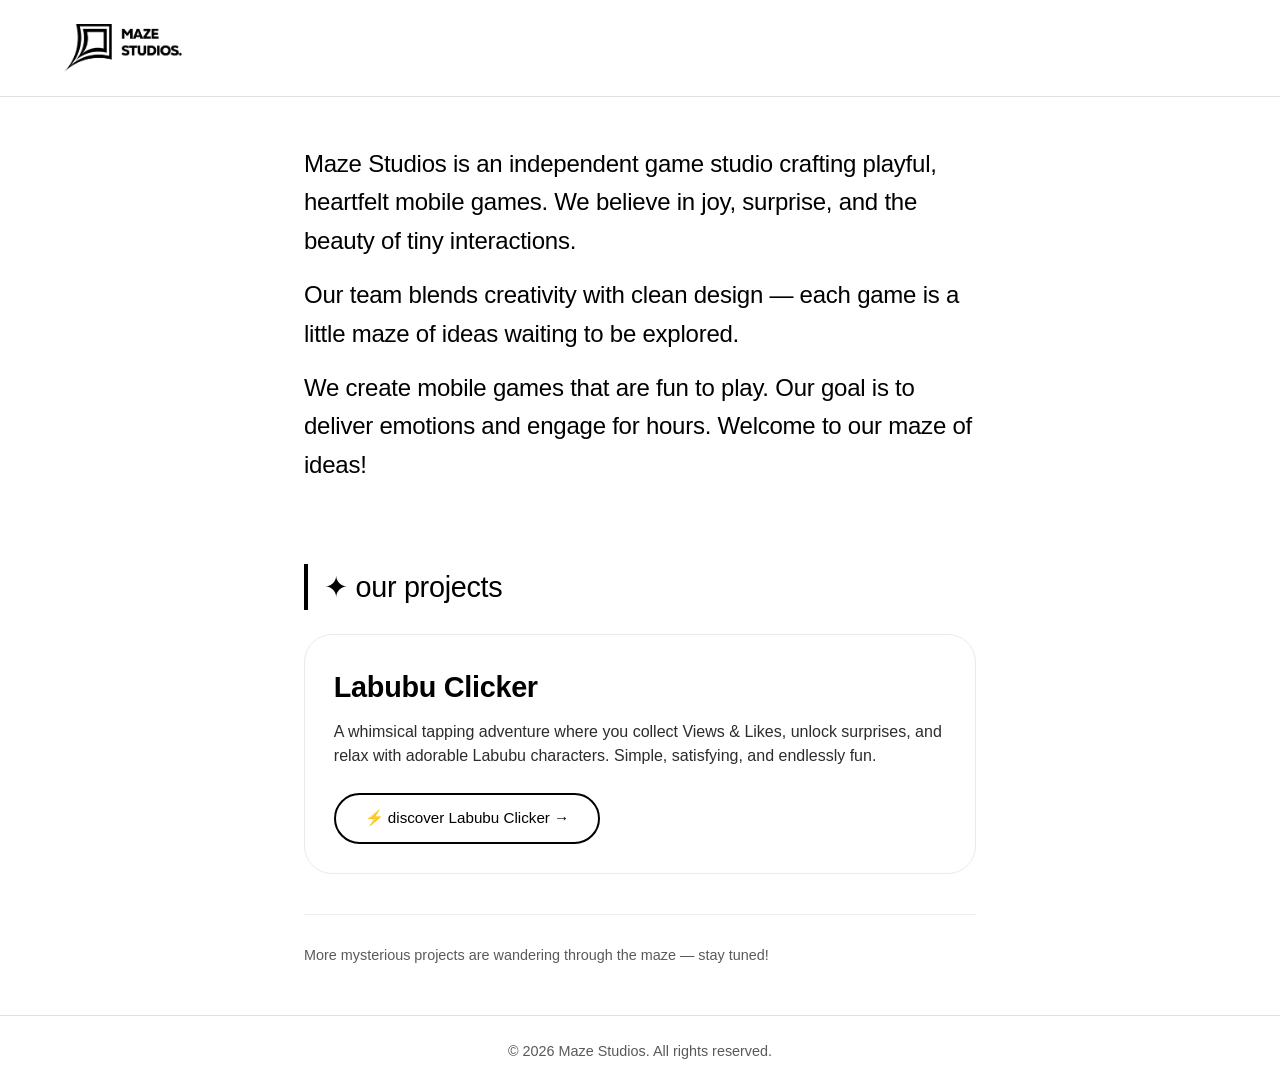
<file: index.html>
<!DOCTYPE html>
<html lang="en">
<head>
    <meta charset="UTF-8">
    <meta name="viewport" content="width=device-width, initial-scale=1.0, viewport-fit=cover">
    <link rel="icon" type="image/png" href="./images/favicon.png">
    <title>Maze Studios — indie game studio</title>
    <link rel="stylesheet" href="style.css">
    <style>
        /* additional styles for main page — projects & studio grid, keeps same minimal aesthetic */
        .studio-intro {
            margin-bottom: 3rem;
        }
        
        .section-heading {
            font-size: 1.8rem;
            font-weight: 500;
            letter-spacing: -0.01em;
            margin: 2rem 0 1.2rem 0;
            border-left: 4px solid #000;
            padding-left: 1rem;
        }
        
        .project-card {
            border: 1px solid #eaeaea;
            border-radius: 28px;
            padding: 1.8rem;
            margin: 1.5rem 0 0.5rem 0;
            transition: all 0.25s ease;
            background: #ffffff;
        }
        
        .project-card:hover {
            border-color: #cccccc;
            box-shadow: 0 12px 24px rgba(0, 0, 0, 0.04);
            transform: translateY(-2px);
        }
        
        .project-card h3 {
            font-size: 1.8rem;
            font-weight: 550;
            margin-bottom: 0.6rem;
            letter-spacing: -0.01em;
        }
        
        .project-card p {
            font-size: 1rem;
            color: #2c2c2c;
            margin-bottom: 1.6rem;
            line-height: 1.5;
        }
        
        .btn-outline-dark {
            background: transparent;
            border: 2px solid #000;
            color: #000;
            padding: 0.7rem 1.8rem;
            border-radius: 40px;
            font-weight: 500;
            text-decoration: none;
            display: inline-block;
            transition: 0.2s;
            font-size: 0.95rem;
        }
        
        .btn-outline-dark:hover {
            background: #000;
            color: #fff;
            box-shadow: 0 4px 10px rgba(0,0,0,0.1);
        }
        
        .additional-note {
            margin-top: 2.5rem;
            font-size: 0.9rem;
            color: #5a5a5a;
            border-top: 1px solid #f0f0f0;
            padding-top: 1.8rem;
        }
        
        @media (max-width: 600px) {
            .project-card h3 {
                font-size: 1.5rem;
            }
            .section-heading {
                font-size: 1.5rem;
            }
        }
    </style>
</head>
<body>

    <header class="header">
        <div class="logo">
            <a href="index.html" style="display: inline-block; text-decoration: none;">
                <img src="./images/logo.png" alt="Maze Studios" class="logo-img">
            </a>
        </div>
    </header>

    <main class="main">
        <!-- studio information block -->
        <div class="studio-intro content-text">
            <p>Maze Studios is an independent game studio crafting playful, heartfelt mobile games. We believe in joy, surprise, and the beauty of tiny interactions.</p>
            <p>Our team blends creativity with clean design — each game is a little maze of ideas waiting to be explored.</p>
            <p>We create mobile games that are fun to play. Our goal is to deliver emotions and engage for hours. Welcome to our maze of ideas!</p>
        </div>

        <!-- projects showcase section -->
        <div class="projects-section">
            <h2 class="section-heading">✦ our projects</h2>
            <div class="project-card">
                <h3>Labubu Clicker</h3>
                <p>A whimsical tapping adventure where you collect Views & Likes, unlock surprises, and relax with adorable Labubu characters. Simple, satisfying, and endlessly fun.</p>
                <a href="https://mazestudios.site/labubuclicker" class="btn-outline-dark">⚡ discover Labubu Clicker →</a>
            </div>
            <!-- future projects placeholder (optional, shows growth) -->
            <div class="additional-note">
                More mysterious projects are wandering through the maze — stay tuned!
            </div>
        </div>
    </main>

    <footer class="footer">
        <p>© 2026 Maze Studios. All rights reserved.</p>
    </footer>
</body>
</html>
</file>
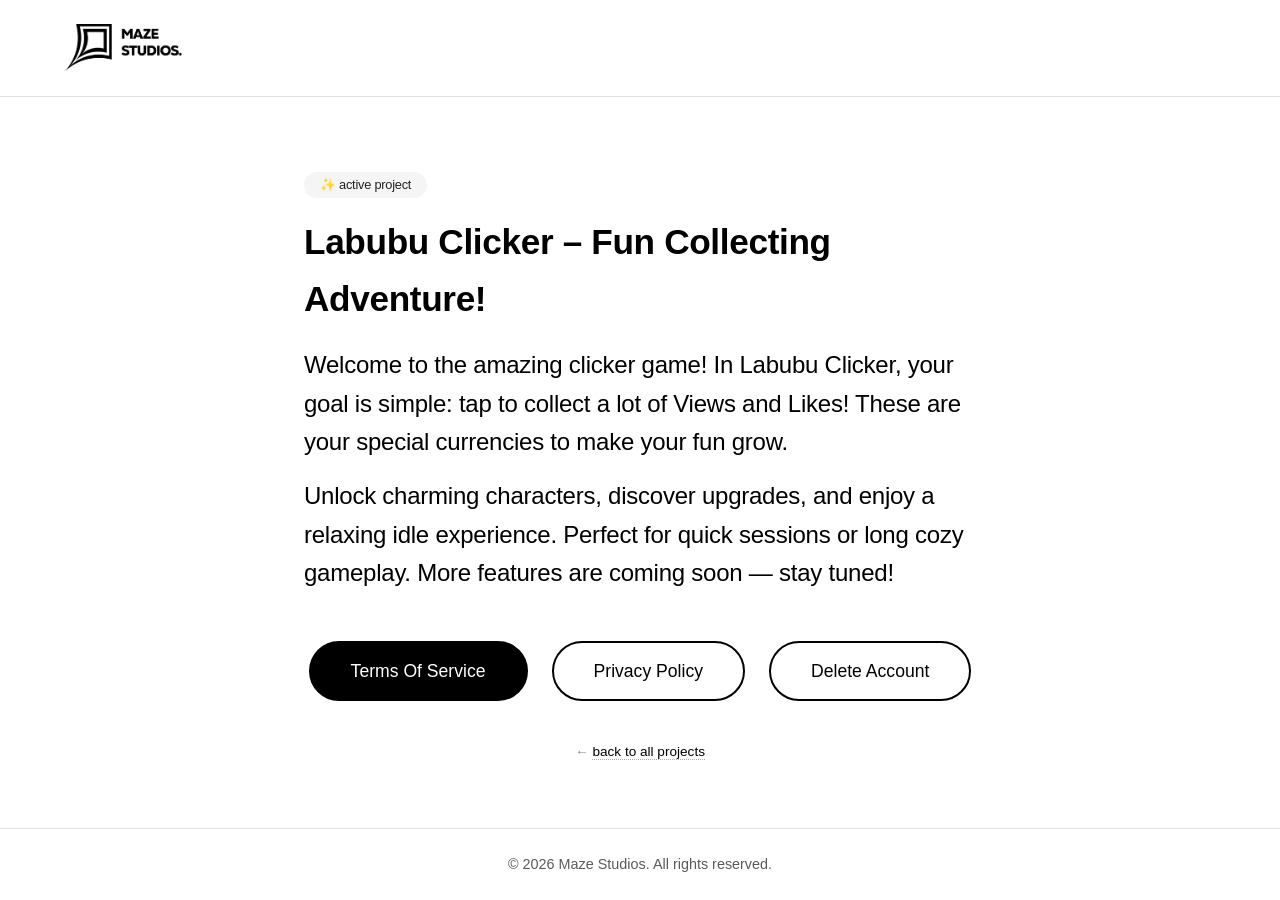
<file: labubuclicker/index.html>
<!DOCTYPE html>
<html lang="en">
<head>
    <meta charset="UTF-8">
    <meta name="viewport" content="width=device-width, initial-scale=1.0">
    <link rel="icon" type="image/png" href="../images/favicon.png">
    <title>Labubu Clicker — Maze Studios</title>
    <link rel="stylesheet" href="../style.css">
    <!-- Optional: tiny extra spacing to keep content consistent -->
    <style>
        /* subtle game flavour — keeps original style intact */
        .game-badge {
            display: inline-block;
            background: #f5f5f5;
            padding: 0.2rem 1rem;
            border-radius: 30px;
            font-size: 0.8rem;
            font-weight: 500;
            margin-bottom: 1rem;
            color: #222;
        }
        .project-title {
            font-size: 2.2rem;
            font-weight: 600;
            letter-spacing: -0.01em;
            margin-bottom: 1.2rem;
        }
        @media (max-width: 600px) {
            .project-title {
                font-size: 1.8rem;
            }
        }
    </style>
</head>
<body>
    <header class="header">
        <div class="logo">
            <a href="../index.html" style="display: inline-block; text-decoration: none;">
                <img src="../images/logo.png" alt="Maze Studios" class="logo-img">
            </a>
        </div>
    </header>

    <main class="main">
        <!-- game specific content -->
        <div class="content-text">
            <div class="game-badge">✨ active project</div>
            <h1 class="project-title">Labubu Clicker – Fun Collecting Adventure!</h1>
            <p>Welcome to the amazing clicker game! In Labubu Clicker, your goal is simple: tap to collect a lot of Views and Likes! These are your special currencies to make your fun grow.</p>
            <p>Unlock charming characters, discover upgrades, and enjoy a relaxing idle experience. Perfect for quick sessions or long cozy gameplay. More features are coming soon — stay tuned!</p>
        </div>

        <!-- two legal buttons (same links as original index) -->
        <div class="buttons">
            <a href="https://www.termsfeed.com/live/7bbc9dbe-ace3-4d96-b46e-c874cf1ff2f5" class="btn btn-primary">Terms Of Service</a>
            <a href="https://mazestudios.site/privacy" class="btn btn-secondary">Privacy Policy</a>
            <a href="https://mazestudios.site/labubuclicker/delete-account" class="btn btn-secondary">Delete Account</a>
        </div>

        <!-- subtle back hint (optional but friendly) -->
        <div style="margin-top: 2.5rem; text-align: center; font-size: 0.85rem; color: #888;">
            ← <a href="https://mazestudios.site" style="color: #000; text-decoration: none; border-bottom: 1px dotted #aaa;">back to all projects</a>
        </div>
    </main>

    <footer class="footer">
        <p>© 2026 Maze Studios. All rights reserved.</p>
    </footer>
</body>
</html>
</file>
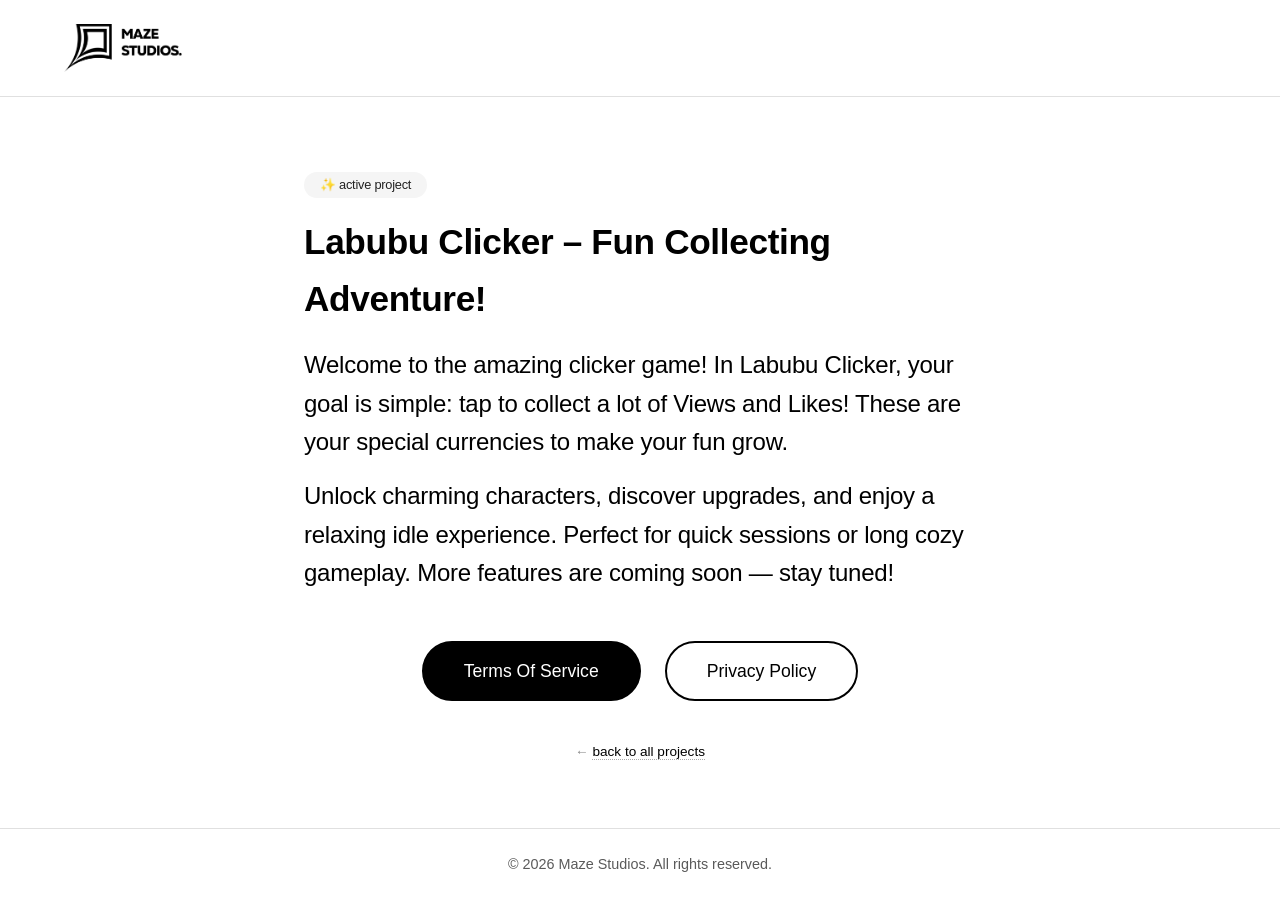
<file: labubuclicker.html>
<!DOCTYPE html>
<html lang="en">
<head>
    <meta charset="UTF-8">
    <meta name="viewport" content="width=device-width, initial-scale=1.0">
    <link rel="icon" type="image/png" href="./images/favicon.png">
    <title>Labubu Clicker — Maze Studios</title>
    <link rel="stylesheet" href="style.css">
    <!-- Optional: tiny extra spacing to keep content consistent -->
    <style>
        /* subtle game flavour — keeps original style intact */
        .game-badge {
            display: inline-block;
            background: #f5f5f5;
            padding: 0.2rem 1rem;
            border-radius: 30px;
            font-size: 0.8rem;
            font-weight: 500;
            margin-bottom: 1rem;
            color: #222;
        }
        .project-title {
            font-size: 2.2rem;
            font-weight: 600;
            letter-spacing: -0.01em;
            margin-bottom: 1.2rem;
        }
        @media (max-width: 600px) {
            .project-title {
                font-size: 1.8rem;
            }
        }
    </style>
</head>
<body>
    <header class="header">
        <div class="logo">
            <a href="index.html" style="display: inline-block; text-decoration: none;">
                <img src="./images/logo.png" alt="Maze Studios" class="logo-img">
            </a>
        </div>
    </header>

    <main class="main">
        <!-- game specific content -->
        <div class="content-text">
            <div class="game-badge">✨ active project</div>
            <h1 class="project-title">Labubu Clicker – Fun Collecting Adventure!</h1>
            <p>Welcome to the amazing clicker game! In Labubu Clicker, your goal is simple: tap to collect a lot of Views and Likes! These are your special currencies to make your fun grow.</p>
            <p>Unlock charming characters, discover upgrades, and enjoy a relaxing idle experience. Perfect for quick sessions or long cozy gameplay. More features are coming soon — stay tuned!</p>
        </div>

        <!-- two legal buttons (same links as original index) -->
        <div class="buttons">
            <a href="https://www.termsfeed.com/live/7bbc9dbe-ace3-4d96-b46e-c874cf1ff2f5" class="btn btn-primary">Terms Of Service</a>
            <a href="https://mazestudios.site/privacy" class="btn btn-secondary">Privacy Policy</a>
        </div>

        <!-- subtle back hint (optional but friendly) -->
        <div style="margin-top: 2.5rem; text-align: center; font-size: 0.85rem; color: #888;">
            ← <a href="https://mazestudios.site" style="color: #000; text-decoration: none; border-bottom: 1px dotted #aaa;">back to all projects</a>
        </div>
    </main>

    <footer class="footer">
        <p>© 2026 Maze Studios. All rights reserved.</p>
    </footer>
</body>
</html>
</file>
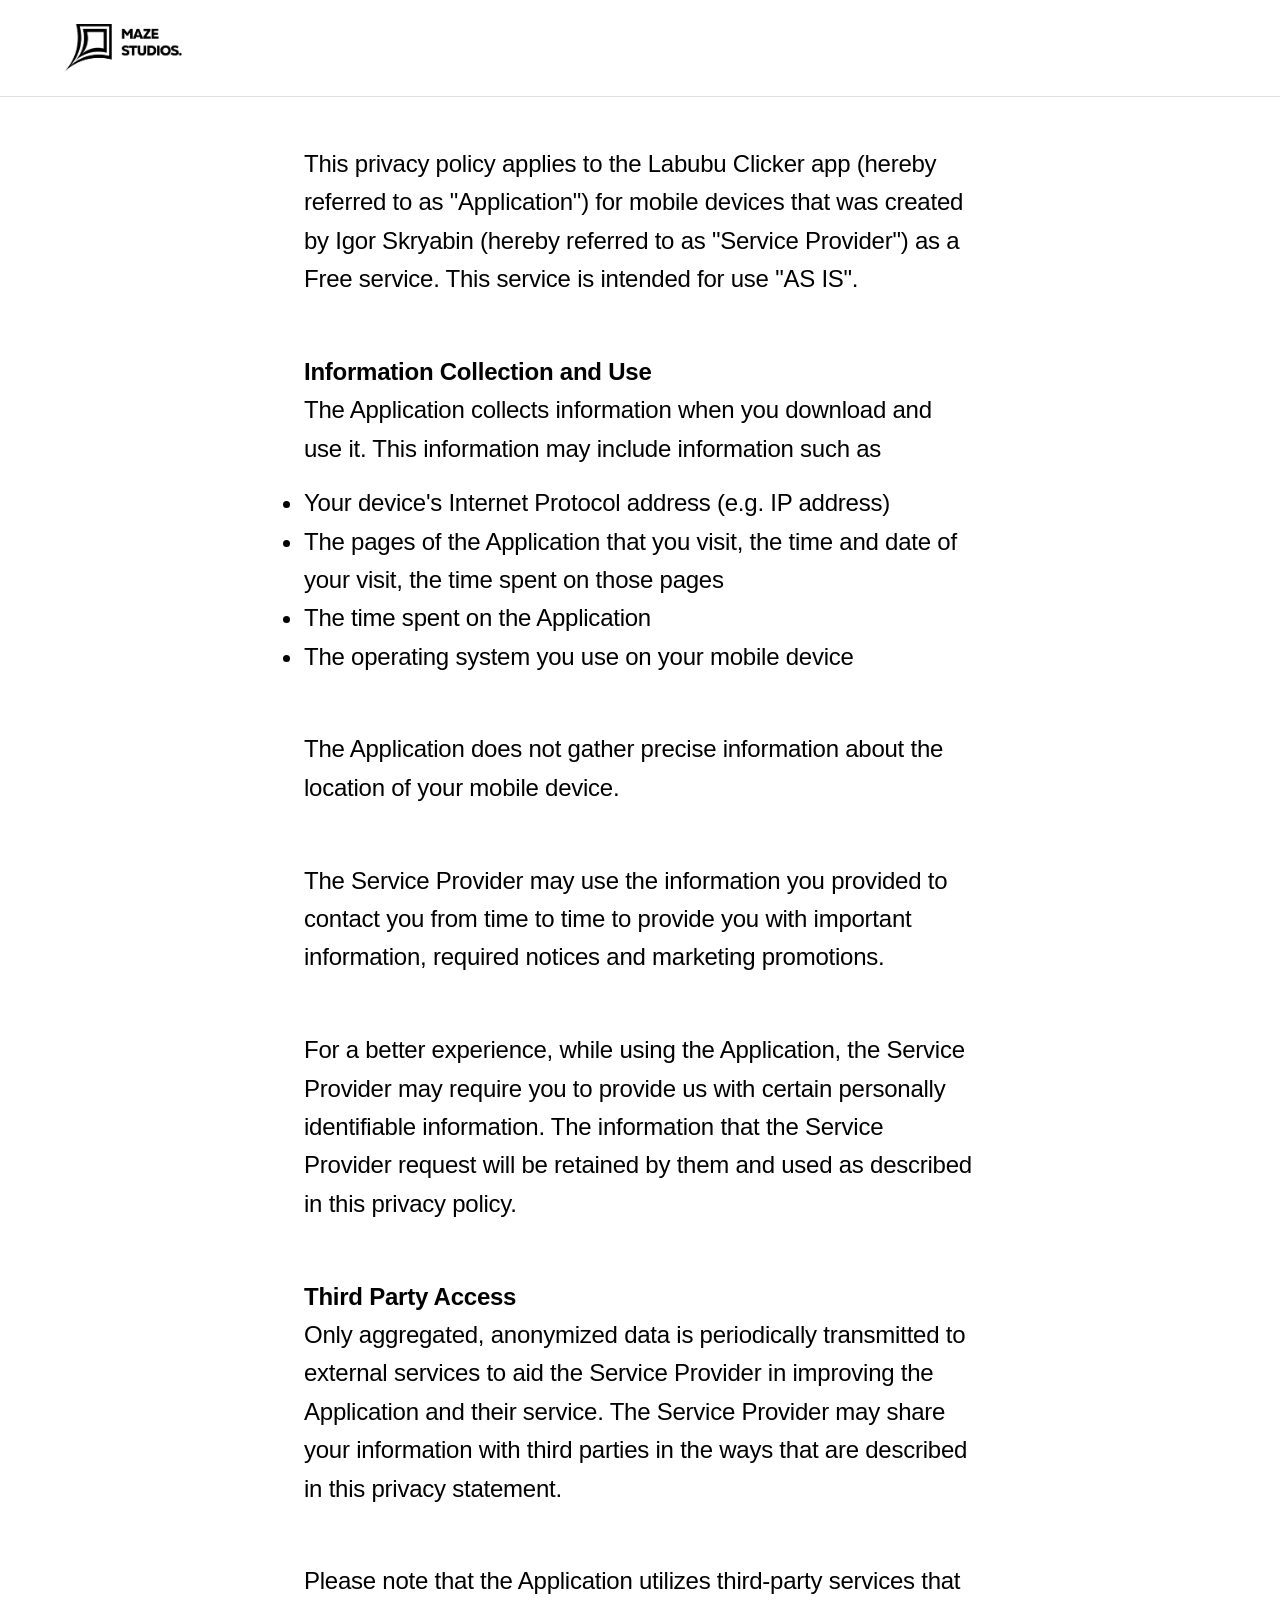
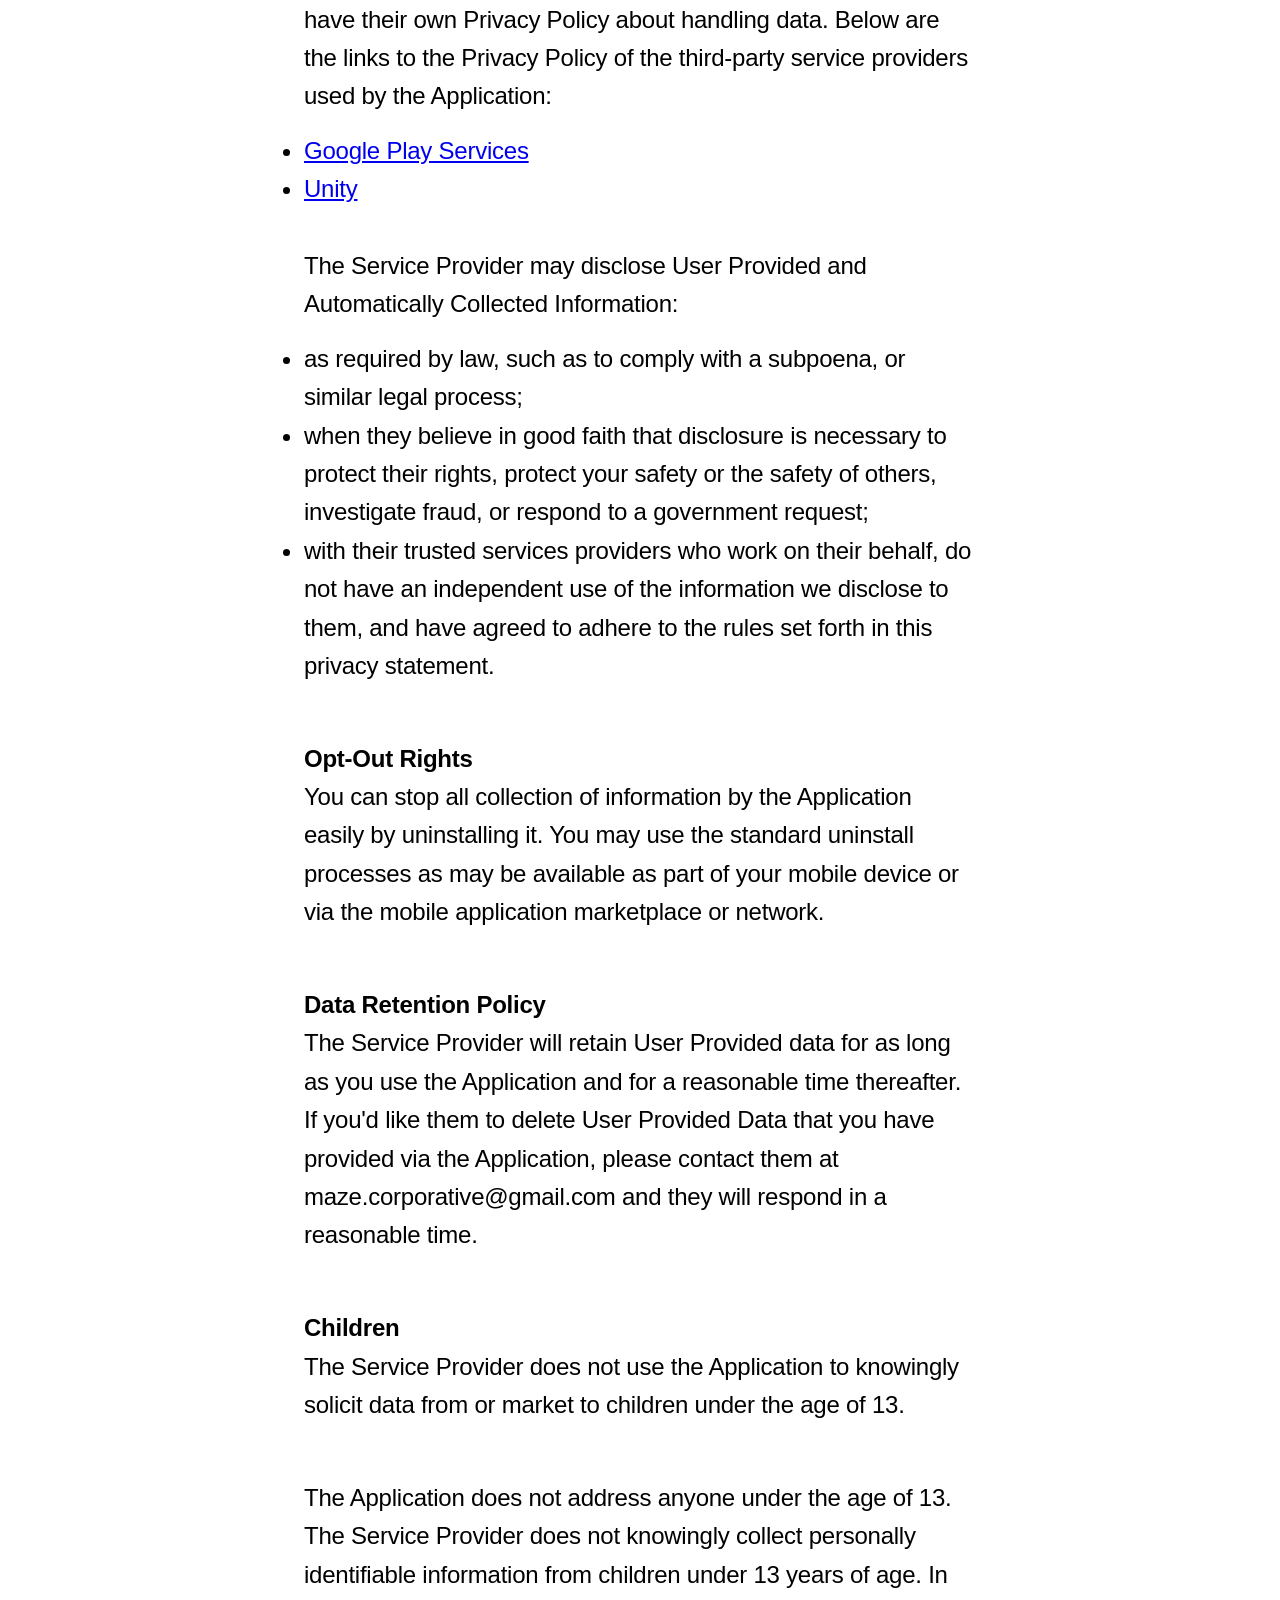
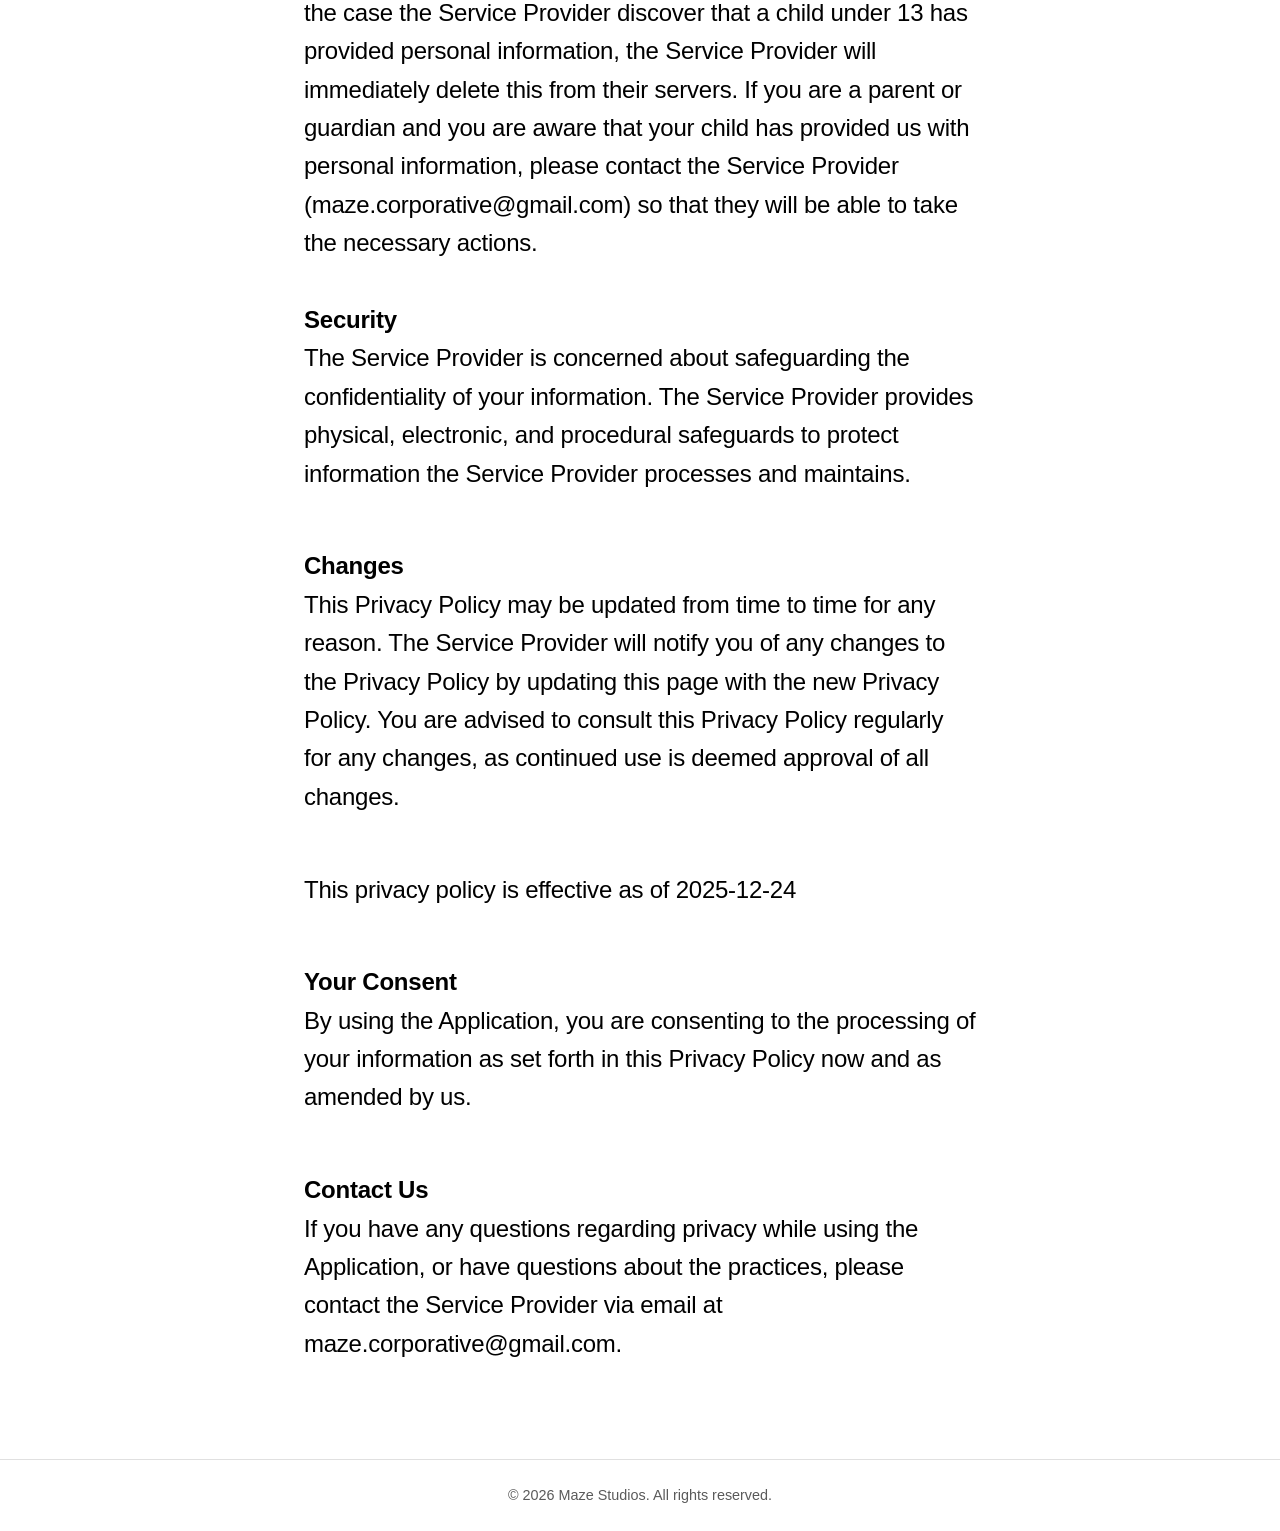
<file: privacy.html>
<!DOCTYPE html>
<html lang="en">
<head>
    <meta charset="UTF-8">
    <meta name="viewport" content="width=device-width, initial-scale=1.0">
    <link rel="icon" type="image/png" href="./images/favicon.png">
    <title>Privacy Policy – Maze Studios</title>
    <link rel="stylesheet" href="style.css">
</head>
<body>
    <header class="header">
        <div class="logo">
            <a href="../index.html" style="display: inline-block; text-decoration: none;">
                <img src="../images/logo.png" alt="Maze Studios" class="logo-img">
            </a>
        </div>
    </header>

    <main class="main">
        <div class="content-text">
            <p>This privacy policy applies to the Labubu Clicker app (hereby referred to as "Application") for mobile devices that was created by Igor Skryabin (hereby referred to as "Service Provider") as a Free service. This service is intended for use "AS IS".</p><br><strong>Information Collection and Use</strong><p>The Application collects information when you download and use it. This information may include information such as </p><ul><li>Your device's Internet Protocol address (e.g. IP address)</li><li>The pages of the Application that you visit, the time and date of your visit, the time spent on those pages</li><li>The time spent on the Application</li><li>The operating system you use on your mobile device</li></ul><p></p><br><p>The Application does not gather precise information about the location of your mobile device.</p><div style="display: none;"><p>The Application collects your device's location, which helps the Service Provider determine your approximate geographical location and make use of in below ways:</p><ul><li>Geolocation Services: The Service Provider utilizes location data to provide features such as personalized content, relevant recommendations, and location-based services.</li><li>Analytics and Improvements: Aggregated and anonymized location data helps the Service Provider to analyze user behavior, identify trends, and improve the overall performance and functionality of the Application.</li><li>Third-Party Services: Periodically, the Service Provider may transmit anonymized location data to external services. These services assist them in enhancing the Application and optimizing their offerings.</li></ul></div><br><p>The Service Provider may use the information you provided to contact you from time to time to provide you with important information, required notices and marketing promotions.</p><br><p>For a better experience, while using the Application, the Service Provider may require you to provide us with certain personally identifiable information. The information that the Service Provider request will be retained by them and used as described in this privacy policy.</p><br><strong>Third Party Access</strong><p>Only aggregated, anonymized data is periodically transmitted to external services to aid the Service Provider in improving the Application and their service. The Service Provider may share your information with third parties in the ways that are described in this privacy statement.</p><div><br><p>Please note that the Application utilizes third-party services that have their own Privacy Policy about handling data. Below are the links to the Privacy Policy of the third-party service providers used by the Application:</p><ul><li><a href="https://www.google.com/policies/privacy/" target="_blank" rel="noopener noreferrer">Google Play Services</a></li><li><a href="https://unity3d.com/legal/privacy-policy" target="_blank" rel="noopener noreferrer">Unity</a></li></ul></div><br><p>The Service Provider may disclose User Provided and Automatically Collected Information:</p><ul><li>as required by law, such as to comply with a subpoena, or similar legal process;</li><li>when they believe in good faith that disclosure is necessary to protect their rights, protect your safety or the safety of others, investigate fraud, or respond to a government request;</li><li>with their trusted services providers who work on their behalf, do not have an independent use of the information we disclose to them, and have agreed to adhere to the rules set forth in this privacy statement.</li></ul><p></p><br><!----><strong>Opt-Out Rights</strong><p>You can stop all collection of information by the Application easily by uninstalling it. You may use the standard uninstall processes as may be available as part of your mobile device or via the mobile application marketplace or network.</p><br><strong>Data Retention Policy</strong><p>The Service Provider will retain User Provided data for as long as you use the Application and for a reasonable time thereafter. If you'd like them to delete User Provided Data that you have provided via the Application, please contact them at maze.corporative@gmail.com and they will respond in a reasonable time.</p><br><strong>Children</strong><p>The Service Provider does not use the Application to knowingly solicit data from or market to children under the age of 13.</p><div><br><p>The Application does not address anyone under the age of 13. The Service Provider does not knowingly collect personally identifiable information from children under 13 years of age. In the case the Service Provider discover that a child under 13 has provided personal information, the Service Provider will immediately delete this from their servers. If you are a parent or guardian and you are aware that your child has provided us with personal information, please contact the Service Provider (maze.corporative@gmail.com) so that they will be able to take the necessary actions.</p></div><!----><br><strong>Security</strong><p>The Service Provider is concerned about safeguarding the confidentiality of your information. The Service Provider provides physical, electronic, and procedural safeguards to protect information the Service Provider processes and maintains.</p><br><strong>Changes</strong><p>This Privacy Policy may be updated from time to time for any reason. The Service Provider will notify you of any changes to the Privacy Policy by updating this page with the new Privacy Policy. You are advised to consult this Privacy Policy regularly for any changes, as continued use is deemed approval of all changes.</p><br><p>This privacy policy is effective as of 2025-12-24</p><br><strong>Your Consent</strong><p>By using the Application, you are consenting to the processing of your information as set forth in this Privacy Policy now and as amended by us.</p><br><strong>Contact Us</strong><p>If you have any questions regarding privacy while using the Application, or have questions about the practices, please contact the Service Provider via email at maze.corporative@gmail.com.</p>
        </div>
    </main>

    <footer class="footer">
        <p>© 2026 Maze Studios. All rights reserved.</p>
    </footer>
</body>
</html>
</file>
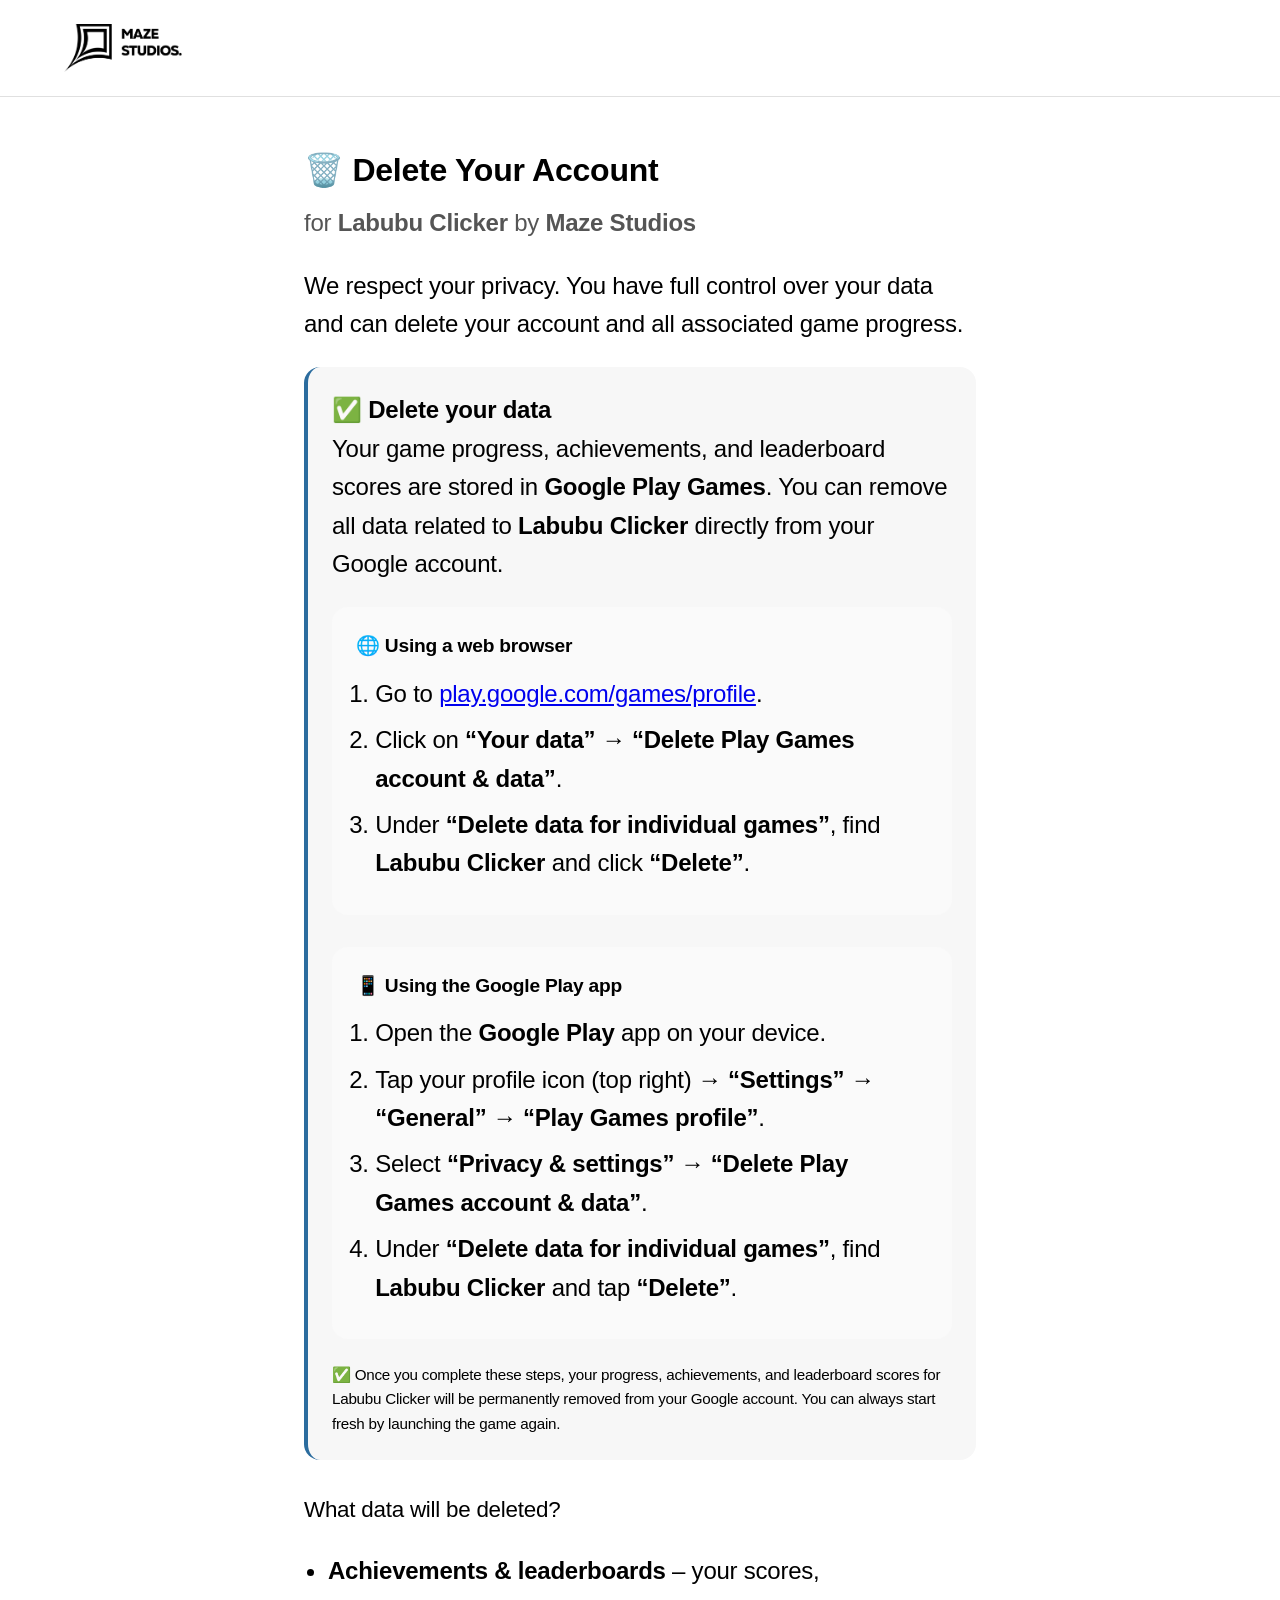
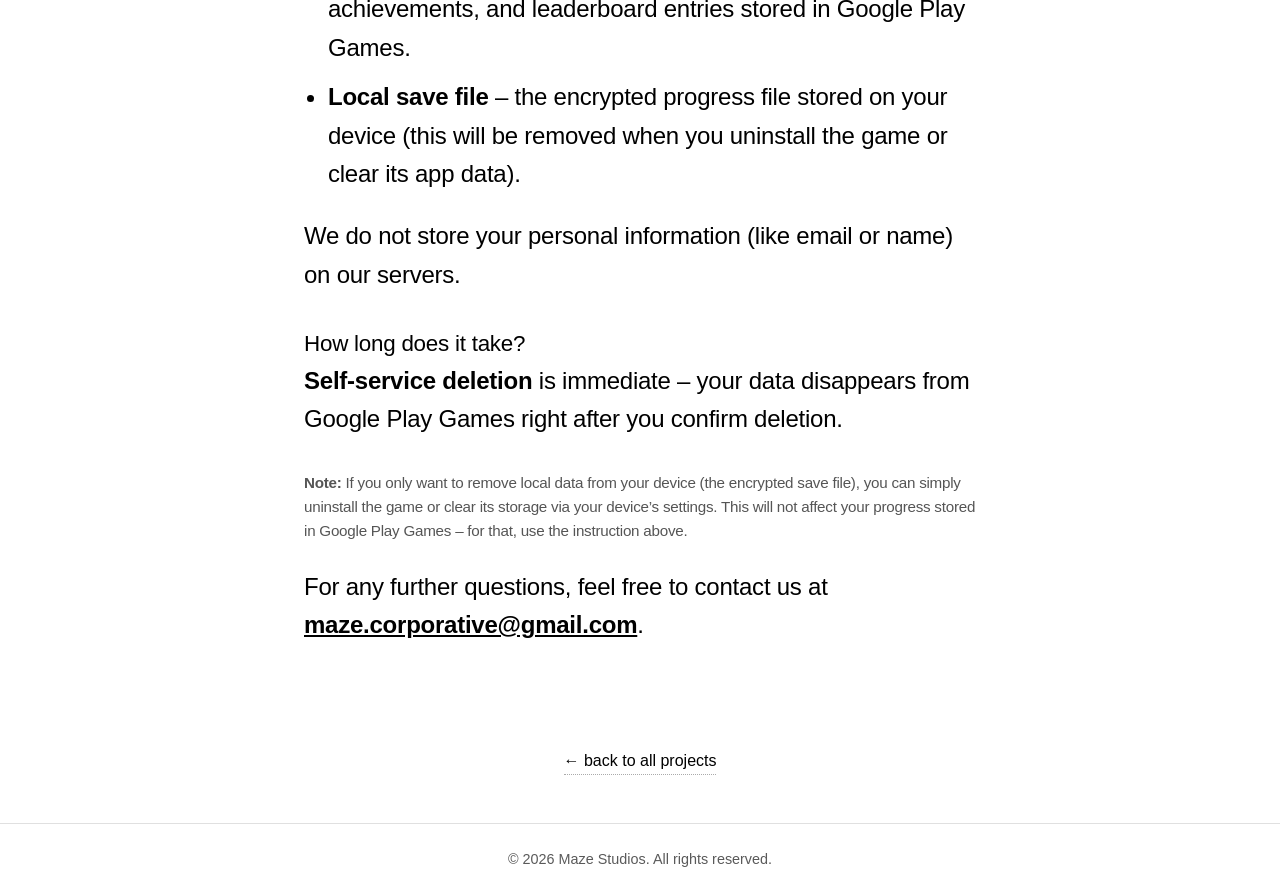
<file: labubuclicker/delete-account.html>
<!DOCTYPE html>
<html lang="en">
<head>
    <meta charset="UTF-8">
    <meta name="viewport" content="width=device-width, initial-scale=1.0">
    <link rel="icon" type="image/png" href="../images/favicon.png">
    <title>Delete Account – Labubu Clicker | Maze Studios</title>
    <link rel="stylesheet" href="../style.css">
    <style>
        .instruction-list {
            margin: 1.5rem 0;
            padding-left: 1.5rem;
        }
        .instruction-list li {
            margin-bottom: 0.7rem;
        }
        .highlight-box {
            background: #f7f7f7;
            border-radius: 16px;
            padding: 1.5rem;
            margin: 1.5rem 0;
            border-left: 4px solid #000;
        }
        .highlight-box strong {
            margin-bottom: 0.3rem;
        }
        .email-link {
            color: #000;
            font-weight: 600;
            text-decoration: underline;
        }
        .back-link {
            margin-top: 2.5rem;
            display: inline-block;
            color: #000;
            text-decoration: none;
            border-bottom: 1px dotted #aaa;
        }
        .back-link:hover {
            border-bottom-color: #000;
        }
        .two-col {
            display: flex;
            flex-wrap: wrap;
            gap: 2rem;
            margin: 1.5rem 0;
        }
        .two-col > div {
            flex: 1 1 200px;
            background: #fafafa;
            border-radius: 16px;
            padding: 1.5rem;
        }
        .two-col h3 {
            font-size: 1.2rem;
            font-weight: 600;
            margin-bottom: 0.8rem;
        }
        .two-col ol, .two-col ul {
            margin: 0.5rem 0 0 1.2rem;
            padding: 0;
        }
        .two-col li {
            margin-bottom: 0.5rem;
        }
        @media (max-width: 600px) {
            .highlight-box {
                padding: 1rem;
            }
            .two-col > div {
                flex: 1 1 100%;
            }
        }
    </style>
</head>
<body>
    <header class="header">
        <div class="logo">
            <a href="../index.html" style="display: inline-block; text-decoration: none;">
                <img src="../images/logo.png" alt="Maze Studios" class="logo-img">
            </a>
        </div>
    </header>

    <main class="main">
        <div class="content-text">
            <h1 style="font-size: 2rem; font-weight: 600; margin-bottom: 0.5rem;">🗑️ Delete Your Account</h1>
            <p style="color: #555; margin-bottom: 1.5rem;">for <strong>Labubu Clicker</strong> by <strong>Maze Studios</strong></p>

            <p>We respect your privacy. You have full control over your data and can delete your account and all associated game progress.</p>

            <!-- ====== Рекомендуемый способ: самостоятельное удаление ====== -->
            <div class="highlight-box" style="border-left-color: #2b6c9e;">
                <strong>✅ Delete your data</strong>
                <p>Your game progress, achievements, and leaderboard scores are stored in <strong>Google Play Games</strong>. You can remove all data related to <strong>Labubu Clicker</strong> directly from your Google account.</p>

                <div class="two-col">
                    <div>
                        <h3>🌐 Using a web browser</h3>
                        <ol>
                            <li>Go to <a href="https://play.google.com/games/profile" target="_blank" rel="noopener noreferrer">play.google.com/games/profile</a>.</li>
                            <li>Click on <strong>“Your data”</strong> → <strong>“Delete Play Games account & data”</strong>.</li>
                            <li>Under <strong>“Delete data for individual games”</strong>, find <strong>Labubu Clicker</strong> and click <strong>“Delete”</strong>.</li>
                        </ol>
                    </div>
                    <div>
                        <h3>📱 Using the Google Play app</h3>
                        <ol>
                            <li>Open the <strong>Google Play</strong> app on your device.</li>
                            <li>Tap your profile icon (top right) → <strong>“Settings”</strong> → <strong>“General”</strong> → <strong>“Play Games profile”</strong>.</li>
                            <li>Select <strong>“Privacy & settings”</strong> → <strong>“Delete Play Games account & data”</strong>.</li>
                            <li>Under <strong>“Delete data for individual games”</strong>, find <strong>Labubu Clicker</strong> and tap <strong>“Delete”</strong>.</li>
                        </ol>
                    </div>
                </div>
                <p style="margin-top: 0.5rem; font-size: 0.95rem;">✅ Once you complete these steps, your progress, achievements, and leaderboard scores for Labubu Clicker will be permanently removed from your Google account. You can always start fresh by launching the game again.</p>
            </div>

            <!-- ====== Что именно удаляется ====== -->
            <h2 style="font-size: 1.4rem; font-weight: 500; margin-top: 2rem;">What data will be deleted?</h2>
            <ul class="instruction-list">
                <li><strong>Achievements & leaderboards</strong> – your scores, achievements, and leaderboard entries stored in Google Play Games.</li>
                <li><strong>Local save file</strong> – the encrypted progress file stored on your device (this will be removed when you uninstall the game or clear its app data).</li>
            </ul>
            <p>We do not store your personal information (like email or name) on our servers.</p>

            <h2 style="font-size: 1.4rem; font-weight: 500; margin-top: 2rem;">How long does it take?</h2>
            <p><strong>Self‑service deletion</strong> is immediate – your data disappears from Google Play Games right after you confirm deletion.</p>

            <p style="margin-top: 2rem; font-size: 0.95rem; color: #555;">
                <strong>Note:</strong> If you only want to remove local data from your device (the encrypted save file), you can simply uninstall the game or clear its storage via your device’s settings. This will not affect your progress stored in Google Play Games – for that, use the instruction above.
            </p>

            <p style="margin-top: 1.5rem;">
                For any further questions, feel free to contact us at <a href="mailto:maze.corporative@gmail.com" class="email-link">maze.corporative@gmail.com</a>.
            </p>
        </div>

        <div style="text-align: center; margin-top: 1rem;">
            <a href="https://mazestudios.site" class="back-link">← back to all projects</a>
        </div>
    </main>

    <footer class="footer">
        <p>© 2026 Maze Studios. All rights reserved.</p>
    </footer>
</body>
</html>
</file>
<file: style.css>
/* Сброс стилей */
* {
    margin: 0;
    padding: 0;
    box-sizing: border-box;
}

body {
    font-family: -apple-system, BlinkMacSystemFont, 'Segoe UI', Roboto, Helvetica, Arial, sans-serif;
    background-color: #ffffff;
    color: #000000;
    line-height: 1.6;
    min-height: 100vh;
    display: flex;
    flex-direction: column;
}

/* Хэдер */
.header {
    padding: 1.5rem 5%;
    border-bottom: 1px solid #e0e0e0;
}

.logo {
    display: flex;
    align-items: center;
}

.logo-img {
    height: 48px;          /* Подстройте под размер вашего логотипа */
    width: auto;
    display: block;
}

/* Основной контент */
.main {
    flex: 1;
    max-width: 800px;
    margin: 0 auto;
    padding: 3rem 5%;
    width: 100%;
    display: flex;
    flex-direction: column;
    justify-content: center;
}

/* Текстовый блок */
.content-text {
    font-size: 1.5rem;
    font-weight: 400;
    margin-bottom: 3rem;
    letter-spacing: -0.01em;
}

.content-text p {
    margin-bottom: 1rem;
}

.content-text p:last-child {
    margin-bottom: 0;
}

/* Кнопки */
.buttons {
    display: flex;
    flex-wrap: wrap;
    gap: 1.5rem;
    justify-content: center;
    align-items: center;
}

.btn {
    display: inline-block;
    padding: 0.9rem 2.5rem;
    border-radius: 40px;
    font-size: 1.1rem;
    font-weight: 500;
    text-decoration: none;
    transition: all 0.2s ease;
    border: 2px solid #000000;
    cursor: pointer;
    background: transparent;
    color: #000000;
}

.btn-primary {
    background: #000000;
    color: #ffffff;
    border-color: #000000;
}

.btn-primary:hover {
    background: #ffffff;
    color: #000000;
    box-shadow: 0 4px 12px rgba(0, 0, 0, 0.15);
}

.btn-secondary {
    background: transparent;
    color: #000000;
}

.btn-secondary:hover {
    background: #000000;
    color: #ffffff;
    box-shadow: 0 4px 12px rgba(0, 0, 0, 0.15);
}

/* Футер */
.footer {
    padding: 1.5rem 5%;
    text-align: center;
    border-top: 1px solid #e0e0e0;
    color: #5a5a5a;
    font-size: 0.9rem;
}

/* Адаптация для мобильных */
@media (max-width: 600px) {
    .main {
        padding: 2rem 5%;
    }
    
    .content-text {
        font-size: 1.3rem;
    }
    
    .buttons {
        flex-direction: column;
        width: 100%;
    }
    
    .btn {
        width: 100%;
        text-align: center;
    }
}
</file>
